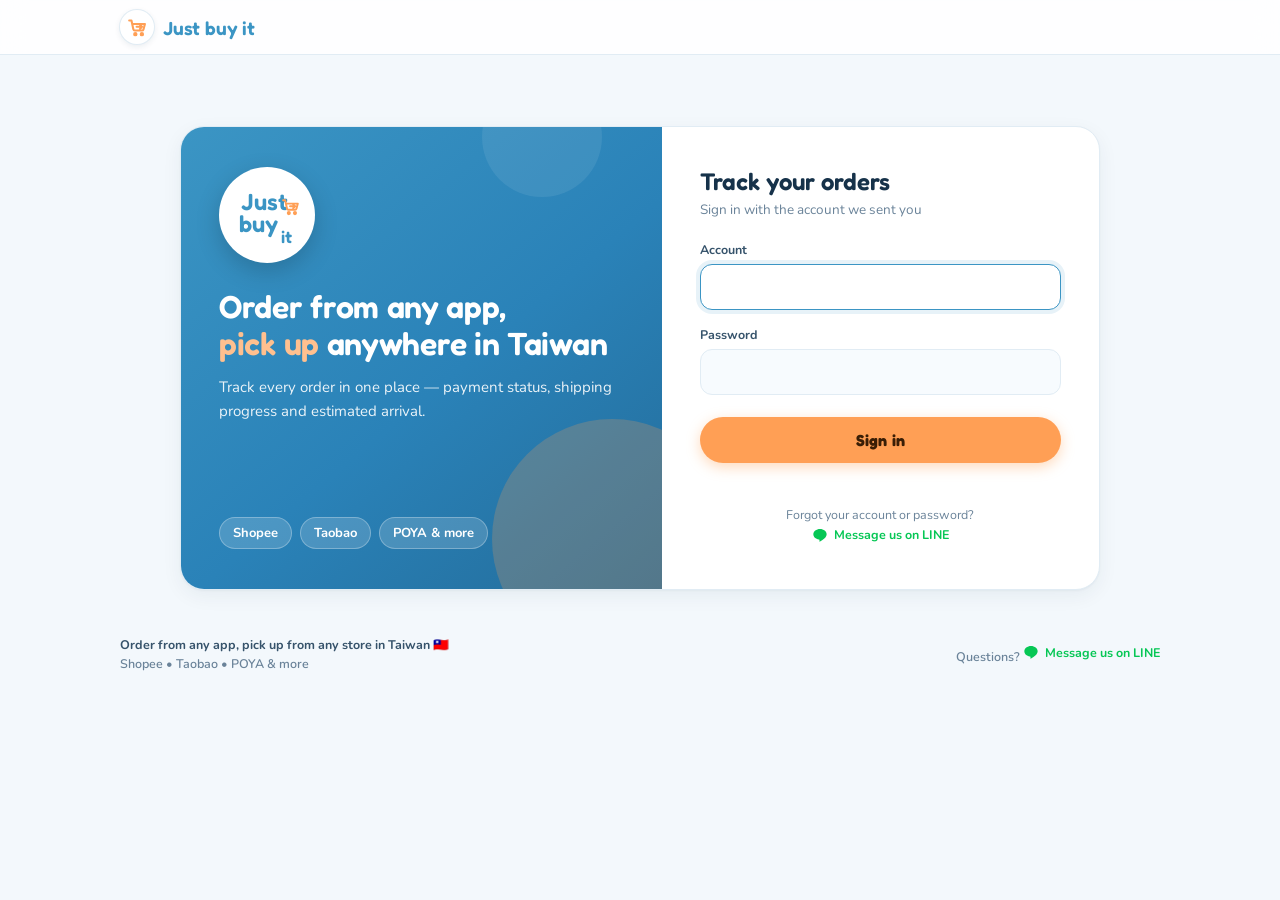
<file: orders/index.html>
<!DOCTYPE html>
<html lang="en">
<head>
<meta charset="utf-8">
<meta name="viewport" content="width=device-width, initial-scale=1">
<meta name="color-scheme" content="light dark">
<meta name="robots" content="noindex">
<title>Home · Just buy it</title>
<link rel="preconnect" href="https://fonts.googleapis.com">
<link rel="preconnect" href="https://fonts.gstatic.com" crossorigin>
<link href="https://fonts.googleapis.com/css2?family=Fredoka:wght@500;600&family=Nunito:wght@500;600;700;800&display=swap" rel="stylesheet">
<link rel="stylesheet" href="app.css">
<meta name="theme-color" content="#3B95C4">
<link rel="icon" href="data:image/svg+xml,%3Csvg xmlns=%27http://www.w3.org/2000/svg%27 viewBox=%270 0 24 24%27%3E%3Ccircle cx=%2712%27 cy=%2712%27 r=%2712%27 fill=%27white%27/%3E%3Cpath d=%27M4.5 6h2l1.8 8h7.4l1.6-5.5H7.5%27 fill=%27none%27 stroke=%27%23FF9F55%27 stroke-width=%272%27 stroke-linecap=%27round%27 stroke-linejoin=%27round%27/%3E%3Ccircle cx=%2710%27 cy=%2717.5%27 r=%271.2%27 fill=%27%23FF9F55%27/%3E%3Ccircle cx=%2715%27 cy=%2717.5%27 r=%271.2%27 fill=%27%23FF9F55%27/%3E%3C/svg%3E">
</head>
<body data-page="home">
<header class="top" id="top"></header>
<main id="main"></main>
<footer id="foot"></footer>
<script src="config.js"></script>
<script src="app.js"></script>
</body>
</html>
</file>
<file: orders/app.css>
/* Just Buy It · Order Tracker
   Brand: sky blue (logo lettering) + cart orange on white, rounded friendly type */
:root{
  --bg:#F3F8FC;--pn:#FFFFFF;--cd:#F7FBFE;--ln:#E1ECF4;--ln2:#C9DCEA;
  --tx:#16324A;--tx2:#36536B;--mu:#6A8399;--mu2:#9AAFC0;
  --ac:#2A82B8;--acl:#3B95C4;--acw:rgba(59,149,196,.12);
  --or:#FF9F55;--ort:#D96F1F;--orw:rgba(255,159,85,.16);
  --up:#D9443B;--upw:rgba(217,68,59,.10);--dn:#1E9E68;--dnw:rgba(30,158,104,.11);
  --sh:0 1px 2px rgba(22,50,74,.04),0 6px 20px rgba(22,50,74,.06);
  --hero:linear-gradient(140deg,#3B95C4 0%,#2A82B8 55%,#236C9A 100%);
  --disp:'Fredoka','Nunito',system-ui,sans-serif;
  --body:'Nunito',system-ui,-apple-system,'Segoe UI','Noto Sans TC','Microsoft JhengHei',sans-serif;
  color-scheme:light}
@media (prefers-color-scheme: dark){:root{
  --bg:#0C1823;--pn:#122331;--cd:#16293A;--ln:#1F3547;--ln2:#2C4760;
  --tx:#E8F1F8;--tx2:#C2D4E2;--mu:#88A2B7;--mu2:#5F7A90;
  --ac:#4FA9DA;--acl:#5FB4E2;--acw:rgba(79,169,218,.16);
  --or:#FFA866;--ort:#FFB27A;--orw:rgba(255,168,102,.15);
  --up:#F26A60;--upw:rgba(242,106,96,.15);--dn:#3CC48A;--dnw:rgba(60,196,138,.14);
  --sh:0 1px 2px rgba(0,0,0,.25),0 8px 24px rgba(0,0,0,.25);
  --hero:linear-gradient(140deg,#1E5F86 0%,#174C6C 60%,#123B55 100%);
  color-scheme:dark}}
*{box-sizing:border-box}
html,body{margin:0;background:var(--bg);color:var(--tx);font-family:var(--body);-webkit-font-smoothing:antialiased}
a{color:var(--ac);text-decoration:none}
button{font-family:inherit}
.num{font-variant-numeric:tabular-nums}

/* Wordmark */
.logo{display:inline-flex;align-items:center;gap:9px;color:var(--tx);white-space:nowrap}
.logo .mk{width:34px;height:34px;border-radius:50%;background:#fff;box-shadow:0 0 0 1px var(--ln),0 2px 6px rgba(22,50,74,.10);display:flex;align-items:center;justify-content:center;flex:none}
.logo .mk svg{width:21px;height:21px}
.logo .wm{font-family:var(--disp);font-weight:600;font-size:19px;letter-spacing:-.2px;color:var(--acl);line-height:1}
.logo .wm b{font-weight:600;color:var(--or)}

/* Navigation */
.top{position:sticky;top:0;z-index:20;background:color-mix(in srgb,var(--pn) 86%,transparent);-webkit-backdrop-filter:blur(12px);backdrop-filter:blur(12px);border-bottom:1px solid var(--ln)}
.top .in{max-width:1080px;margin:0 auto;padding:10px 20px;display:flex;align-items:center;gap:18px}
.tabs{display:flex;gap:4px;background:var(--cd);border:1px solid var(--ln);border-radius:999px;padding:4px}
.tabs a{padding:7px 16px;border-radius:999px;font-size:13.5px;font-weight:600;color:var(--mu);white-space:nowrap}
.tabs a:hover{color:var(--tx)}
.tabs a.on{background:var(--ac);color:#fff;box-shadow:0 2px 6px rgba(42,130,184,.30)}
.who{margin-left:auto;display:flex;align-items:center;gap:10px;font-size:13.5px;color:var(--mu);white-space:nowrap}
.who b{color:var(--tx);font-weight:700}
.btn-ghost{background:transparent;border:1px solid var(--ln2);color:var(--tx2);border-radius:999px;padding:7px 14px;font-size:12.5px;font-weight:600;cursor:pointer}
.btn-ghost:hover{border-color:var(--ac);color:var(--ac)}

main{max-width:1080px;margin:0 auto;padding:26px 20px 40px}
.demo{background:var(--orw);color:var(--ort);border:1px solid color-mix(in srgb,var(--or) 45%,transparent);border-radius:12px;padding:10px 14px;font-size:12.5px;margin-bottom:18px;line-height:1.6}
h1{font-family:var(--disp);font-size:26px;margin:0 0 4px;font-weight:600;letter-spacing:-.3px}
.sub{color:var(--mu);font-size:13.5px;margin:0 0 22px}
h2{font-family:var(--disp);font-size:17px;margin:0;font-weight:600}
h2 small{font-family:var(--body);font-weight:500;color:var(--mu);font-size:12px;margin-left:8px}
.pn{background:var(--pn);border:1px solid var(--ln);border-radius:18px;padding:20px;margin-bottom:16px;box-shadow:var(--sh)}
.ph{display:flex;justify-content:space-between;align-items:center;margin-bottom:16px;gap:10px}
.more{font-size:13.5px;font-weight:700}

/* Sign in */
.auth{display:grid;grid-template-columns:minmax(0,1.1fr) minmax(0,1fr);gap:0;max-width:920px;margin:5vh auto 0;border-radius:24px;overflow:hidden;box-shadow:var(--sh);border:1px solid var(--ln);background:var(--pn)}
.hero{background:var(--hero);color:#fff;padding:40px 38px;position:relative;overflow:hidden;display:flex;flex-direction:column}
.hero::after{content:'';position:absolute;right:-70px;bottom:-70px;width:240px;height:240px;border-radius:50%;background:rgba(255,159,85,.22)}
.hero::before{content:'';position:absolute;right:60px;top:-50px;width:120px;height:120px;border-radius:50%;background:rgba(255,255,255,.08)}
.hero .badge{width:96px;height:96px;border-radius:50%;background:#fff;display:flex;align-items:center;justify-content:center;box-shadow:0 8px 24px rgba(0,0,0,.18);margin-bottom:26px;position:relative;z-index:1}
.hero h1{font-size:32px;line-height:1.15;color:#fff;margin:0 0 12px;position:relative;z-index:1}
.hero h1 em{font-style:normal;color:#FFC08F}
.hero p{margin:0 0 22px;font-size:15px;line-height:1.6;color:rgba(255,255,255,.9);position:relative;z-index:1}
.chips{display:flex;flex-wrap:wrap;gap:8px;position:relative;z-index:1;margin-top:auto}
.chips span{background:rgba(255,255,255,.16);border:1px solid rgba(255,255,255,.28);border-radius:999px;padding:6px 13px;font-size:13px;font-weight:700}
.signin{padding:40px 38px;display:flex;flex-direction:column;justify-content:center}
.signin h2{font-size:24px;margin-bottom:4px}
.signin .sub{margin-bottom:6px}
label{display:block;font-size:12.5px;font-weight:700;color:var(--tx2);margin:16px 0 6px}
input{width:100%;background:var(--cd);border:1.5px solid var(--ln);color:var(--tx);border-radius:12px;padding:12px 14px;font-size:15px;font-family:inherit}
input:focus{outline:none;border-color:var(--acl);box-shadow:0 0 0 4px var(--acw);background:var(--pn)}
.btn{width:100%;margin-top:22px;background:var(--or);color:#3A1E06;border:0;border-radius:999px;padding:13px;font-size:16px;font-weight:800;cursor:pointer;font-family:var(--disp);letter-spacing:.2px;box-shadow:0 4px 14px rgba(255,159,85,.40);transition:transform .08s,box-shadow .15s}
.btn:hover{box-shadow:0 6px 18px rgba(255,159,85,.50)}
.btn:active{transform:translateY(1px)}
.btn:disabled{opacity:.6;cursor:default}
.err{color:var(--up);font-size:13px;font-weight:600;min-height:20px;margin-top:12px;text-align:center}
.hint{font-size:12.5px;color:var(--mu);text-align:center;margin-top:10px;line-height:1.6}
.line{display:inline-flex;align-items:center;gap:6px;font-weight:700;color:#06C755}
.line svg{width:16px;height:16px}

/* Cards */
.cards{display:grid;grid-template-columns:repeat(4,minmax(0,1fr));gap:12px;margin-bottom:16px}
.card{background:var(--cd);border:1px solid var(--ln);border-radius:14px;padding:15px 16px;min-width:0}
.card .l{font-size:12.5px;font-weight:700;color:var(--mu);margin-bottom:6px}
.card .v{font-family:var(--disp);font-size:25px;font-weight:600;white-space:nowrap;overflow:hidden;text-overflow:ellipsis;font-variant-numeric:tabular-nums}
.card .s{font-size:11.5px;color:var(--mu2);margin-top:3px;font-weight:600}
.paybar{height:10px;border-radius:99px;background:var(--ln);overflow:hidden}
.paybar i{display:block;height:100%;background:linear-gradient(90deg,var(--acl),var(--ac));border-radius:99px}
.paylegend{display:flex;justify-content:space-between;font-size:12.5px;font-weight:600;color:var(--mu);margin-top:8px}

/* Badges */
.bd{display:inline-flex;align-items:center;gap:6px;font-size:12px;font-weight:800;padding:4px 10px;border-radius:99px;white-space:nowrap}
.bd::before{content:'';width:6px;height:6px;border-radius:50%;background:currentColor}
.s0{color:var(--mu);background:color-mix(in srgb,var(--mu) 13%,transparent)}
.s1{color:var(--ac);background:var(--acw)}
.s2{color:var(--ort);background:var(--orw)}
.s3{color:var(--ac);background:var(--acw)}
.s4{color:var(--dn);background:var(--dnw)}
.p-unpaid{color:var(--up);background:var(--upw)}
.p-dep{color:var(--ort);background:var(--orw)}
.p-paid{color:var(--dn);background:var(--dnw)}
.p-ref{color:var(--mu);background:color-mix(in srgb,var(--mu) 13%,transparent)}

/* Delivery overview */
.pipe{display:grid;grid-template-columns:repeat(5,minmax(0,1fr));gap:10px}
.pipe div{background:var(--cd);border:1px solid var(--ln);border-radius:14px;padding:14px 8px;text-align:center;min-width:0}
.pipe div.has{background:var(--acw);border-color:color-mix(in srgb,var(--acl) 35%,transparent)}
.pipe div.has.last{background:var(--dnw);border-color:color-mix(in srgb,var(--dn) 35%,transparent)}
.pipe b{display:block;font-family:var(--disp);font-size:26px;font-weight:600;margin-bottom:2px;color:var(--ac)}
.pipe .last b{color:var(--dn)}
.pipe span{font-size:12px;font-weight:700;color:var(--mu);display:block;line-height:1.3}
.pipe .zero b{color:var(--mu2)}

/* Orders table */
table{width:100%;border-collapse:collapse;font-size:14px}
th{text-align:left;color:var(--mu);font-weight:700;font-size:12px;padding:8px 10px;border-bottom:1px solid var(--ln);white-space:nowrap}
td{padding:13px 10px;border-bottom:1px solid var(--ln);vertical-align:middle}
tr:last-child td{border-bottom:0}
tbody tr{cursor:pointer}
tbody tr:hover td{background:var(--cd)}
td.r,th.r{text-align:right}
td.c-item{font-weight:700}
.oid{font-size:12px;font-weight:700;color:var(--mu);letter-spacing:.2px;font-variant-numeric:tabular-nums}

/* Order status */
.seg{display:inline-flex;border:1px solid var(--ln);border-radius:999px;padding:4px;background:var(--pn);gap:2px;margin-bottom:18px;max-width:100%;overflow-x:auto;box-shadow:var(--sh)}
.seg button{background:transparent;border:0;color:var(--mu);padding:7px 15px;border-radius:999px;font-size:13px;font-weight:700;cursor:pointer;white-space:nowrap}
.seg button.on{background:var(--ac);color:#fff}
.order{scroll-margin-top:84px}
.order.hl{border-color:var(--acl);box-shadow:0 0 0 4px var(--acw),var(--sh)}
.oh{display:flex;justify-content:space-between;gap:12px;align-items:flex-start;flex-wrap:wrap}
.oh .t{font-family:var(--disp);font-size:18px;font-weight:600;margin:2px 0 0}
.steps{display:grid;grid-template-columns:repeat(5,minmax(0,1fr));margin:24px 0 20px;position:relative}
.step{text-align:center;position:relative;font-size:12px;font-weight:700;color:var(--mu2);padding-top:34px;min-width:0}
.step::before{content:'';position:absolute;top:12px;left:-50%;right:50%;height:4px;border-radius:4px;background:var(--ln)}
.step:first-child::before{display:none}
.step .dot{position:absolute;top:1px;left:50%;transform:translateX(-50%);width:26px;height:26px;border-radius:50%;background:var(--pn);border:2.5px solid var(--ln2);display:flex;align-items:center;justify-content:center;font-size:12px;font-weight:800;color:#fff;z-index:1}
.step.done{color:var(--tx2)}
.step.done::before,.step.cur::before{background:var(--acl)}
.step.done .dot{background:var(--acl);border-color:var(--acl)}
.step.cur{color:var(--ort)}
.step.cur .dot{background:var(--or);border-color:var(--or);box-shadow:0 0 0 6px var(--orw);animation:pulse 1.8s ease-in-out infinite}
.step.fin .dot{background:var(--dn);border-color:var(--dn)}
.step.fin{color:var(--dn)}
@keyframes pulse{50%{box-shadow:0 0 0 10px transparent}}
@media (prefers-reduced-motion: reduce){.step.cur .dot{animation:none}}
.facts{display:grid;grid-template-columns:repeat(4,minmax(0,1fr));gap:10px;border-top:1px dashed var(--ln2);padding-top:16px}
.facts div{min-width:0}
.facts .l{font-size:12px;font-weight:700;color:var(--mu);margin-bottom:3px}
.facts .v{font-size:15px;font-weight:800;white-space:nowrap;overflow:hidden;text-overflow:ellipsis;font-variant-numeric:tabular-nums}
.facts .v small{font-size:12px;color:var(--mu);margin-left:5px;font-weight:600}
.note{margin-top:14px;font-size:13.5px;color:var(--tx2);background:var(--orw);border-radius:10px;padding:10px 13px;font-weight:600}
.upd{font-size:12px;color:var(--mu2);margin-top:12px;text-align:right;font-weight:600}
.empty{text-align:center;color:var(--mu);padding:40px 0;font-size:14px;font-weight:600}
.skel{height:120px;border-radius:18px;background:linear-gradient(90deg,var(--pn),var(--cd),var(--pn));background-size:200% 100%;animation:sk 1.2s infinite;margin-bottom:16px;border:1px solid var(--ln)}
@keyframes sk{to{background-position:-200% 0}}

/* Footer */
footer{max-width:1080px;margin:0 auto;padding:6px 20px 34px;display:flex;justify-content:space-between;align-items:center;gap:12px;flex-wrap:wrap;font-size:12.5px;color:var(--mu);font-weight:600}
footer .tag{display:flex;flex-direction:column;gap:2px}
footer .tag b{color:var(--tx2)}

@media (max-width:820px){
  .auth{grid-template-columns:minmax(0,1fr);margin-top:2vh}
  .hero{padding:30px 26px}
  .hero .badge{width:72px;height:72px;margin-bottom:18px}
  .hero h1{font-size:26px}
  .chips{margin-top:4px}
  .signin{padding:28px 26px 30px}
}
@media (max-width:760px){
  .cards{grid-template-columns:repeat(2,minmax(0,1fr))}
  .facts{grid-template-columns:repeat(2,minmax(0,1fr));row-gap:14px}
  .pipe{gap:6px}
  .pipe div{padding:10px 3px}.pipe b{font-size:20px}.pipe span{font-size:10px}
  table.list thead{display:none}
  table.list tr{display:grid;grid-template-columns:1fr auto auto;align-items:center;gap:6px 8px;padding:13px 4px;border-bottom:1px solid var(--ln)}
  table.list td.r{text-align:left}
  table.list tr:last-child{border-bottom:0}
  table.list td{border:0;padding:0}
  table.list td.c-item{grid-column:1/-1}
  table.list td.c-id{grid-column:1/-1;order:-1}
  table.list td.c-hide{display:none}
}
@media (max-width:600px){
  .top .in{padding:8px 12px;gap:10px}
  .top .in.signed .logo .wm{display:none}
  .who .nm{display:none}
  main{padding:18px 12px 32px}
  .pn{padding:16px;border-radius:16px}
  .card .v{font-size:20px}
  .step{font-size:10px;padding-top:32px}
  .step .dot{width:22px;height:22px;font-size:11px}
  .step::before{top:10px}
  .tabs a{padding:7px 12px}
  h1{font-size:23px}
}
</file>
